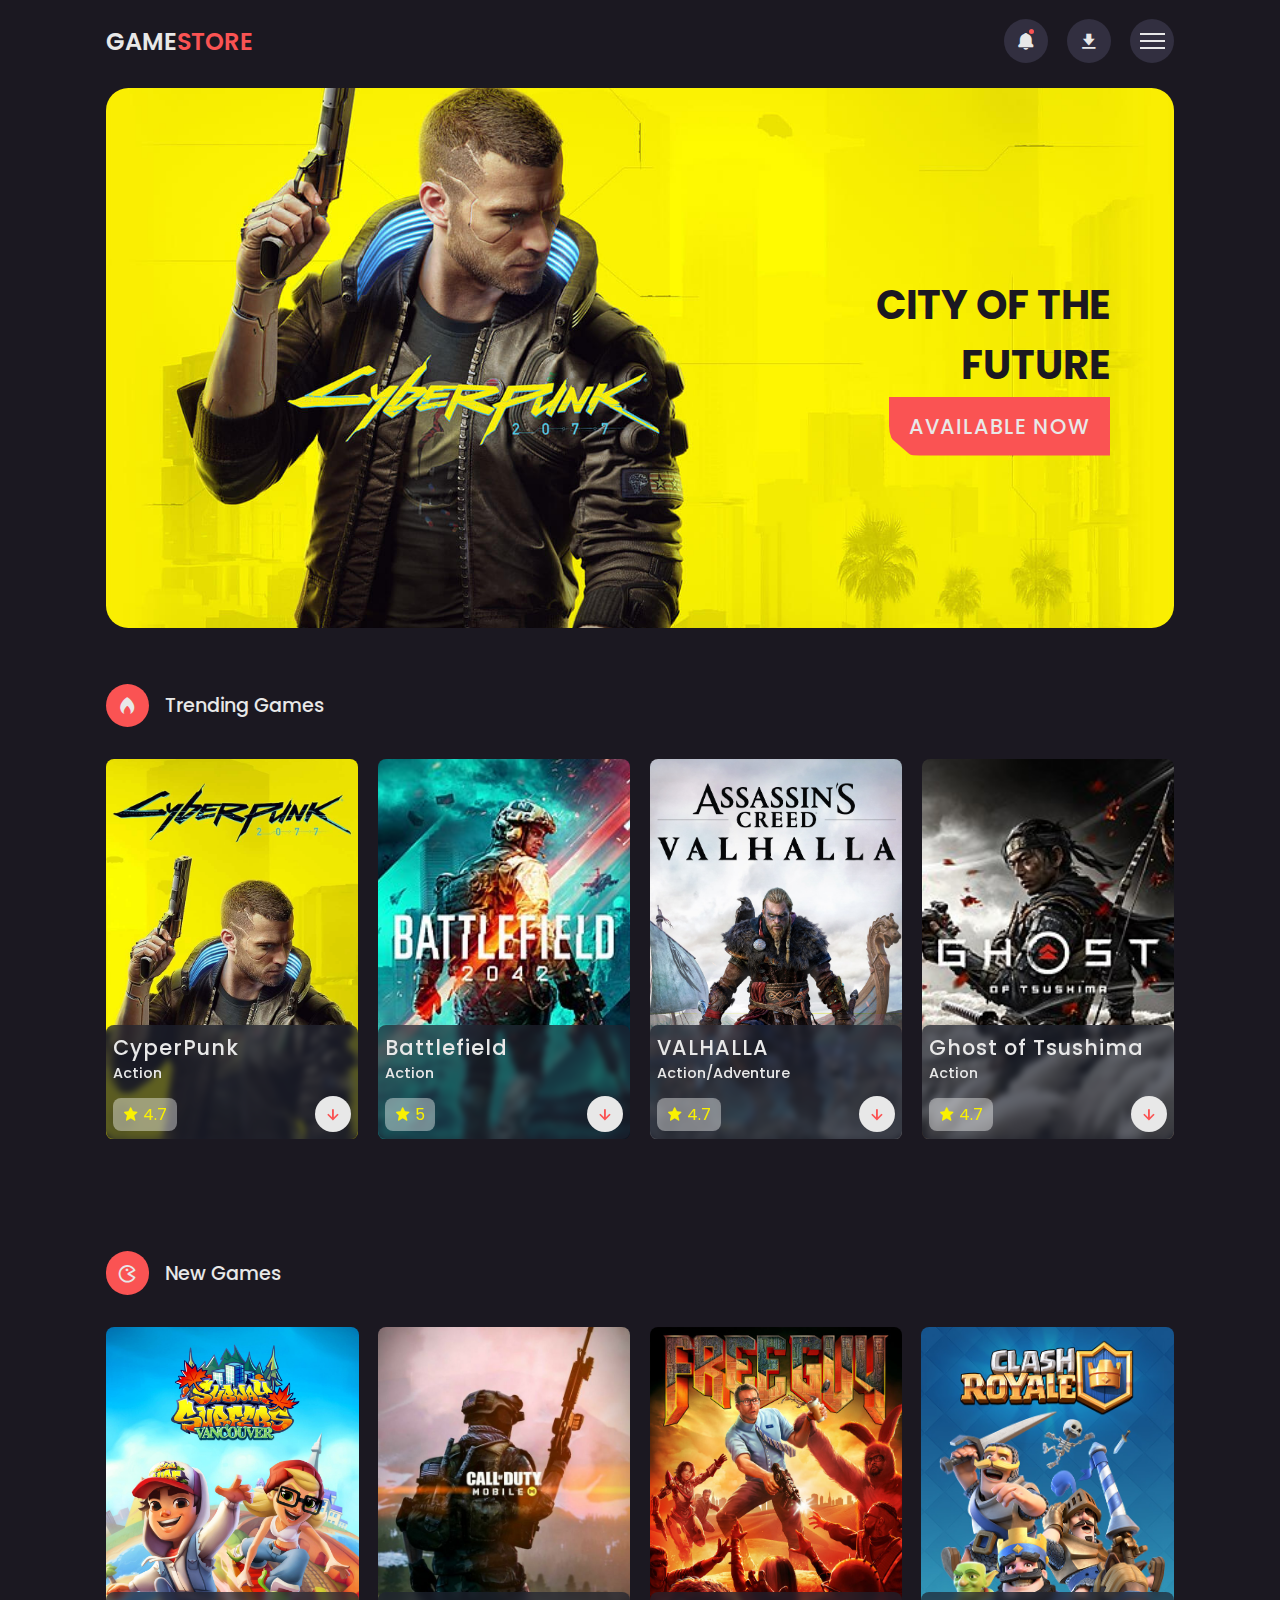
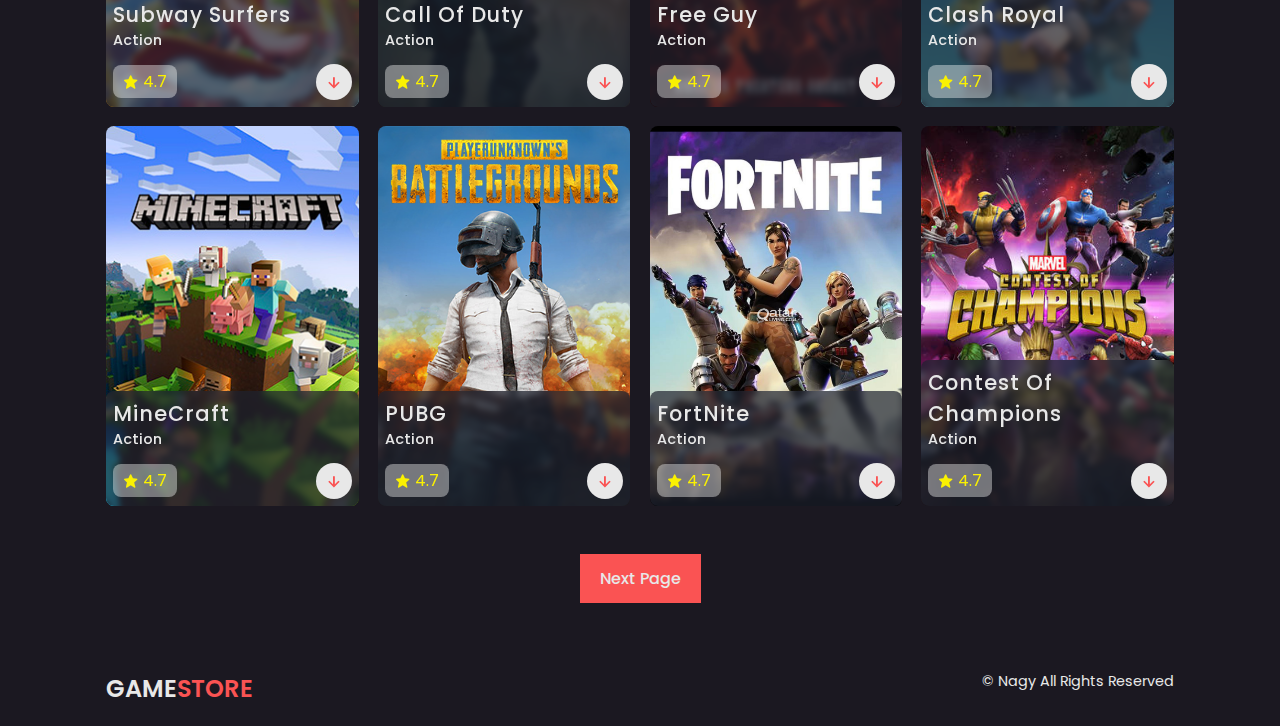
<file: index.html>
<!DOCTYPE html>
<html lang="en">

<head>
    <meta charset="UTF-8">
    <meta http-equiv="X-UA-Compatible" content="IE=edge">
    <meta name="viewport" content="width=device-width, initial-scale=1.0">
    <title>GameStore</title>

    <!-- link css -->
    <link rel="stylesheet" href="style.css">

    <!-- fav icon -->

    <link rel="shortcut icon" href="img/fav.png" type="image/x-icon">

    <!-- box icons -->
    <link href='https://unpkg.com/boxicons@2.1.2/css/boxicons.min.css' rel='stylesheet'>

    <!-- swiper -->
    <link rel="stylesheet" href="swiper/swiper-bundle.min.css">


</head>

<body>

    <!-- custom scroll bar -->
    <div class="progress">
        <div class="progress-bar" id="scroll-bar">

        </div>
    </div>

    <header class="header">

        <div class="nav container">
            <!-- logo -->
            <a href="#" class="logo">GAME<span>STORE</span></a>
            <!-- nav icons -->
            <div class="nav-icons">
                <i class='bx bxs-bell bx-tada' id="bell-icon"><span></span></i>
                <i class='bx bxs-download'></i>


                <div class="menu-icon">
                    <div class="line1"></div>
                    <div class="line2"></div>
                    <div class="line3"></div>
                </div>
            </div>

            <!-- menu -->
            <div class="menu">
                <img src="img/menu.png" alt="">
                <div class="navbar">
                    <li><a href="#">Home</a></li>
                    <li><a href="#">Trending</a></li>
                    <li><a href="#">New Games</a></li>
                    <li><a href="#">Action Games</a></li>
                    <li><a href="#">Contact Us</a></li>
                </div>
            </div>

            <!-- notification -->

            <div class="notification">
                <div class="notification-box">
                    <i class='bx bxs-check-circle'></i>
                    <p>Congratulation, Your Game Downloaded Successfully</p>
                </div>
                <div class="notification-box box-color">
                    <i class='bx bxs-x-circle'></i>
                    <p>Could not apply changes</p>
                </div>
            </div>
        </div>




    </header>

    <!-- home section start -->
    <section class="home container" id="home">
        <img src="img/home.png" alt="">
        <div class="home-text">
            <h1>CITY OF THE <br> FUTURE</h1>
            <a href="" class="btn">AVAILABLE NOW</a>
        </div>

    </section>


    <!-- home section end -->


    <!-- Trending section start -->

    <section class="trending container" id="trending">

        <div class="heading">
            <i class='bx bxs-flame'></i>
            <h2>Trending Games</h2>
        </div>

        <!-- content -->
        <div class="swiper trending-content">
            <div class="swiper-wrapper">
                <!-- slider 1 -->
                <div class="swiper-slide">
                    <div class="box">
                        <img src="img/trending1.webp" alt="">
                        <div class="box-text">
                            <h2>CyperPunk</h2>
                            <h3>Action</h3>
                            <div class="rating-download">
                                <div class="rating">
                                    <i class='bx bxs-star' ></i>
                                    <span>4.7</span>

                                </div>
                                <a href="#" class="box-btn">
                                    <i class='bx bx-down-arrow-alt'></i>
                                </a>
                            </div>

                        </div>
                    </div>
                </div>
                <!-- slider 2 -->
                <div class="swiper-slide">
                    <div class="box">
                        <img src="img/trending2.jpg" alt="">
                        <div class="box-text">
                            <h2>Battlefield</h2>
                            <h3>Action</h3>
                            <div class="rating-download">
                                <div class="rating">
                                    <i class='bx bxs-star' ></i>
                                    <span>5</span>

                                </div>
                                <a href="#" class="box-btn">
                                    <i class='bx bx-down-arrow-alt'></i>
                                </a>
                            </div>

                        </div>
                    </div>
                </div>
                <!-- slider 3 -->
                <div class="swiper-slide">
                    <div class="box">
                        <img src="img/trending3.jpg" alt="">
                        <div class="box-text">
                            <h2>VALHALLA</h2>
                            <h3>Action/Adventure</h3>
                            <div class="rating-download">
                                <div class="rating">
                                    <i class='bx bxs-star' ></i>
                                    <span>4.7</span>

                                </div>
                                <a href="#" class="box-btn">
                                    <i class='bx bx-down-arrow-alt'></i>
                                </a>
                            </div>

                        </div>
                    </div>
                </div>
                <!-- slider 4 -->
                <div class="swiper-slide">
                    <div class="box">
                        <img src="img/trending4.jpg" alt="">
                        <div class="box-text">
                            <h2>Ghost of Tsushima</h2>
                            <h3>Action</h3>
                            <div class="rating-download">
                                <div class="rating">
                                    <i class='bx bxs-star' ></i>
                                    <span>4.7</span>

                                </div>
                                <a href="#" class="box-btn">
                                    <i class='bx bx-down-arrow-alt'></i>
                                </a>
                            </div>

                        </div>
                    </div>
                </div>
                <!-- slider 5 -->
                <div class="swiper-slide">
                    <div class="box">
                        <img src="img/trending5.png" alt="">
                        <div class="box-text">
                            <h2>GTA V</h2>
                            <h3>Action</h3>
                            <div class="rating-download">
                                <div class="rating">
                                    <i class='bx bxs-star' ></i>
                                    <span>4.7</span>

                                </div>
                                <a href="#" class="box-btn">
                                    <i class='bx bx-down-arrow-alt'></i>
                                </a>
                            </div>

                        </div>
                    </div>
                </div>
                <!-- slider 6 -->
                <div class="swiper-slide">
                    <div class="box">
                        <img src="img/trending6.jpg" alt="">
                        <div class="box-text">
                            <h2>DYING LIGHT 2</h2>
                            <h3>SURVIVAL</h3>
                            <div class="rating-download">
                                <div class="rating">
                                    <i class='bx bxs-star' ></i>
                                    <span>4.7</span>

                                </div>
                                <a href="#" class="box-btn">
                                    <i class='bx bx-down-arrow-alt'></i>
                                </a>
                            </div>

                        </div>
                    </div>
                </div>
                
                <!-- slider 7 -->
                <div class="swiper-slide">
                    <div class="box">
                        <img src="img/trending7.png" alt="">
                        <div class="box-text">
                            <h2>Halo Infinite</h2>
                            <h3>Action</h3>
                            <div class="rating-download">
                                <div class="rating">
                                    <i class='bx bxs-star' ></i>
                                    <span>4.7</span>

                                </div>
                                <a href="#" class="box-btn">
                                    <i class='bx bx-down-arrow-alt'></i>
                                </a>
                            </div>

                        </div>
                    </div>
                </div>
                
                <!-- slider 8 -->
                <div class="swiper-slide">
                    <div class="box">
                        <img src="img/trending8.png" alt="">
                        <div class="box-text">
                            <h2>Resident Evil Village</h2>
                            <h3>SURVIVAL</h3>
                            <div class="rating-download">
                                <div class="rating">
                                    <i class='bx bxs-star' ></i>
                                    <span>4.7</span>

                                </div>
                                <a href="#" class="box-btn">
                                    <i class='bx bx-down-arrow-alt'></i>
                                </a>
                            </div>

                        </div>
                    </div>
                </div>
                
                
            </div>


        </div>
    </section>

    <!-- Trending section end -->
    <!-- new section start -->

    <section class="new container" id="new">
        <div class="heading">
            <i class='bx bx-game'></i>
            <h2>New Games</h2>
        </div>

        <!-- content -->
        <div class="new-content">
            <!-- box 1 -->
            <div class="box">
                <img src="img/new1.jpg" alt="">
                <div class="box-text">
                    <h2>Subway Surfers</h2>
                    <h3>Action</h3>
                    <div class="rating-download">
                        <div class="rating">
                            <i class='bx bxs-star' ></i>
                            <span>4.7</span>

                        </div>
                        <a href="download.html" class="box-btn">
                            <i class='bx bx-down-arrow-alt'></i>
                        </a>
                    </div>

                </div>
            </div>
            <!-- box 2 -->
            <div class="box">
                <img src="img/new2.jpg" alt="">
                <div class="box-text">
                    <h2>Call Of Duty</h2>
                    <h3>Action</h3>
                    <div class="rating-download">
                        <div class="rating">
                            <i class='bx bxs-star' ></i>
                            <span>4.7</span>

                        </div>
                        <a href="#" class="box-btn">
                            <i class='bx bx-down-arrow-alt'></i>
                        </a>
                    </div>

                </div>
            </div>
            <!-- box 3 -->
            <div class="box">
                <img src="img/new3.jpg" alt="">
                <div class="box-text">
                    <h2>Free Guy</h2>
                    <h3>Action</h3>
                    <div class="rating-download">
                        <div class="rating">
                            <i class='bx bxs-star' ></i>
                            <span>4.7</span>

                        </div>
                        <a href="#" class="box-btn">
                            <i class='bx bx-down-arrow-alt'></i>
                        </a>
                    </div>

                </div>
            </div>
            <!-- box 4 -->
            <div class="box">
                <img src="img/new4.jpg" alt="">
                <div class="box-text">
                    <h2>Clash Royal</h2>
                    <h3>Action</h3>
                    <div class="rating-download">
                        <div class="rating">
                            <i class='bx bxs-star' ></i>
                            <span>4.7</span>

                        </div>
                        <a href="#" class="box-btn">
                            <i class='bx bx-down-arrow-alt'></i>
                        </a>
                    </div>

                </div>
            </div>
            <!-- box 5 -->
            <div class="box">
                <img src="img/new5.png" alt="">
                <div class="box-text">
                    <h2>MineCraft</h2>
                    <h3>Action</h3>
                    <div class="rating-download">
                        <div class="rating">
                            <i class='bx bxs-star' ></i>
                            <span>4.7</span>

                        </div>
                        <a href="#" class="box-btn">
                            <i class='bx bx-down-arrow-alt'></i>
                        </a>
                    </div>

                </div>
            </div>
            <!-- box 6 -->
            <div class="box">
                <img src="img/new6.png" alt="">
                <div class="box-text">
                    <h2>PUBG</h2>
                    <h3>Action</h3>
                    <div class="rating-download">
                        <div class="rating">
                            <i class='bx bxs-star' ></i>
                            <span>4.7</span>

                        </div>
                        <a href="#" class="box-btn">
                            <i class='bx bx-down-arrow-alt'></i>
                        </a>
                    </div>

                </div>
            </div>
            <!-- box 7!-->
            <div class="box">
                <img src="img/new7.png" alt="">
                <div class="box-text">
                    <h2>FortNite</h2>
                    <h3>Action</h3>
                    <div class="rating-download">
                        <div class="rating">
                            <i class='bx bxs-star' ></i>
                            <span>4.7</span>

                        </div>
                        <a href="#" class="box-btn">
                            <i class='bx bx-down-arrow-alt'></i>
                        </a>
                    </div>

                </div>
            </div>
            <!-- box 8 -->
            <div class="box">
                <img src="img/new8.jpg" alt="">
                <div class="box-text">
                    <h2>Contest Of Champions</h2>
                    <h3>Action</h3>
                    <div class="rating-download">
                        <div class="rating">
                            <i class='bx bxs-star' ></i>
                            <span>4.7</span>

                        </div>
                        <a href="#" class="box-btn">
                            <i class='bx bx-down-arrow-alt'></i>
                        </a>
                    </div>

                </div>
            </div>

        </div>


        <div class="next-page">
            <a href="#">Next Page</a>
        </div>




    </section>


    <!-- Trending section end -->


    <!-- copyright -->
    <div class="copyright container">
        <a href="#" class="logo">GAME<span>STORE</span></a>
        <p>&#169; Nagy All Rights Reserved</p>
    </div>





    <!-- link swiper -->
    <script src="swiper/swiper-bundle.min.js"></script>


    <!-- link js -->
    <script src="main.js"></script>

</body>

</html>
</file>
<file: style.css>
/* fonts import */
@import url('https://fonts.googleapis.com/css2?family=Audiowide&family=Dosis:wght@500&family=Lato:wght@100&family=Merienda&family=Poppins:ital,wght@0,100;0,400;0,600;0,700;1,100&family=Raleway:wght@400;500;600&family=Rubik:wght@500&display=swap');




/* color variables */
:root {
    --main-color: #fa5353;

    /* second color choice */
    /* --main-color: #0d81ec; */

    --dark-color: #1b1821;
    --light-color: #322f40;
    --text-color: hsl(0, 0%, 91%);
}







* {
    margin: 0;
    padding: 0;
    box-sizing: border-box;
    font-family: 'Poppins', sans-serif;
    scroll-behavior: smooth;
    list-style: none;
    text-decoration: none;
    scroll-padding-top: 2rem;
}

::selection {
    color: var(--text-color);
    background: var(--main-color);
}

section {
    padding: 4rem 0 3rem;
}

img {
    width: 100%;
}

body {
    color: var(--text-color);
    background: var(--dark-color);

}

.header {

    position: fixed;
    top: 0;
    left: 0;
    width: 100%;
    background: var(--dark-color);
    z-index: 100;
}

.container {
    max-width: 1068px;
    margin: auto;
    width: 100%;
}

.nav {
    display: flex;
    justify-content: space-between;
    align-items: center;
    padding: 19px 0;
}

/* logo */
.logo {
    font-size: 1.5rem;
    font-weight: 600;
    color: var(--text-color);
    margin: 0 auto 0 0;

}

.logo span {
    color: var(--main-color);
}

/* nav-icons */

.nav-icons {
    display: flex;
    align-items: center;
    column-gap: 1.2rem;
}

.nav-icons .bx {
    font-size: 20px;
    height: 44px;
    width: 44px;
    display: grid;
    place-items: center;
    color: var(--text-color);
    background: var(--light-color);
    border-radius: 50%;
    cursor: pointer;


}

#bell-icon {
    position: relative;
}

#bell-icon span {
    content: '';
    width: 5px;
    height: 5px;
    border-radius: 50%;
    background: var(--main-color);
    position: absolute;
    top: 10px;
    right: 14px;
}


/* Menu Icon */

.menu-icon {
    display: flex;
    flex-direction: column;
    align-items: center;
    justify-content: center;
    row-gap: 5px;
    height: 44px;
    width: 44px;
    border-radius: 50%;
    background: var(--light-color);
    cursor: pointer;
    z-index: 200;
    transition: 0.3s;
}

.menu-icon div {
    display: block;
    background: var(--text-color);
    height: 2px;
    width: 25px;
    transition: 0.3s;
}

.move .line1 {
    transform: rotate(-45deg) translate(-5px, 5px);
}

.move .line2 {
    opacity: 0;
}

.move .line3 {
    transform: rotate(45deg) translate(-5px, -5px);
}



.menu {
    display: flex;
    justify-content: space-between;
    align-items: center;
    position: fixed;
    left: 0;
    top: 0;
    width: 100%;
    height: 100vh;

    background: rgba(0, 0, 14, 0.9);
    z-index: 106;
    transition: 0.5s;
    clip-path: circle(0% at 100% 0%);

}

.menu.active {
    clip-path: circle(144% at 100% 0%);
}

.menu img {
    width: 800px;


}

.menu .navbar {
    display: grid;
    row-gap: 1rem;
    text-align: right;
    padding-right: 3rem;
}

.menu .navbar a {
    color: var(--text-color);
    font-size: 1.6rem;
    font-weight: 500;
    transition: 0.2s;


}


.navbar a:hover {
    border-bottom: 3.5px solid var(--main-color);
}


/* notification */

.notification {
    position: absolute;
    top: 80%;
    right: 17rem;
    background: var(--light-color);
    width: 300px;
    height: 350px;
    border-radius: 0.5rem;
    padding: 10px;
    display: flex;
    flex-direction: column;
    row-gap: 1rem;
    clip-path: circle(0% at 100% 0%);
}

.notification.active {
    clip-path: circle(144% at 100% 0%);
    transition: 0.3s;

}

.notification-box {
    display: flex;
    align-items: baseline;
    column-gap: 1rem;
    border-radius: 0.5rem;
    background: var(--dark-color);
    padding: 13px;
}

.notification-box .bx {
    color: #faf102;
    border-radius: 50%;

}

.box-color {
    background: hsl(0, 0%, 100%, 0.4);
}

.box-color .bx {
    color: var(--main-color);
}


/* home  */

.home {
    position: relative;
    min-height: 540px;
    display: flex;
    justify-content: flex-end;
    align-items: center;
    margin-top: 5rem;
}

.home img {
    position: absolute;
    width: 100%;
    height: 100%;
    object-fit: cover;
    border-radius: 1.4rem;
    z-index: -1;
}

.home .home-text {
    padding-right: 4rem;
    text-align: right;
}

.home-text h1 {
    color: var(--dark-color);
    font-size: 2.5rem;
    text-transform: uppercase;
    margin-bottom: 1rem;
}

.btn {
    background: var(--main-color);
    padding: 15px 20px;
    border-radius: 0 0 0 30px;
    color: var(--text-color);
    font-size: 1.3rem;
    letter-spacing: 1px;
    font-weight: 500;
    clip-path: polygon(0 0, 100% 0%, 100% 100%, 10% 100%, 0% 68%);

}

.btn:hover {
    background: var(--light-color);
    transition: 0.3s all linear;
}


/* heading */

.heading {
    display: flex;
    justify-content: flex-start;
    align-items: center;
    column-gap: 1rem;
    margin-bottom: 2rem;

}

.heading .bx {
    padding: 0.7rem;
    font-size: 21px;
    color: var(--text-color);
    background: var(--main-color);
    border-radius: 50%;

}

.heading h2 {
    font-size: 1.2rem;
    font-weight: 500;
}


.trending-content .box {
    position: relative;
    width: 100%;
    height: 380px;
    border-radius: 0.5rem;


}

.box img:hover {
    transform: scale(90%);
    transition: 0.5s all linear;
}

.box img {
    width: 100%;
    height: 100%;
    object-fit: cover;
    border-radius: 0.5rem;
}

.box .box-text {
    position: absolute;
    right: 0;
    left: 0;
    bottom: 0;
    padding: 7px;
    background: rgba(30, 34, 47, 0.7);
    backdrop-filter: blur(3px);
    border-radius: 0.5rem;
}


.box .box-text h2 {
    font-size: 1.3rem;
    font-weight: 500;
    letter-spacing: 1px;
}

.box .box-text h3 {
    font-size: 0.9rem;
    font-weight: 500;
    margin-bottom: 0.8rem;
}

.rating-download {
    display: flex;
    justify-content: space-between;
    align-items: center;
}

.rating-download .rating {
    display: flex;
    align-items: center;
    column-gap: 4px;
    background: hsl(0, 0%, 100%, 0.4);
    padding: 4px 10px;
    border-radius: 0.5rem;

}

.rating .bx {
    color: #faf102;
    font-size: 1rem;

}

.rating span {
    color: #faf102;
    font-size: 1rem;

}

.box-btn .bx {
    color: var(--main-color);
    padding: 8px;
    background: var(--text-color);
    border-radius: 50%;
    font-weight: 400;
    font-size: 20px;

}

.box-btn .bx:hover {
    transform: rotate(360deg);
    background: var(--dark-color);

    transition: 0.7s;
}

.new-content {
    display: grid;
    grid-template-columns: repeat(auto-fit, minmax(240px, auto));
    gap: 1.2rem;
}


.new-content .box {
    position: relative;
    width: 100%;
    height: 380px;
    border-radius: 0.5rem;



}

.next-page {
    display: flex;
    justify-content: center;
    align-items: center;
    margin-top: 3rem;
    ;
}

.next-page a {
    background: var(--main-color);
    padding: 12px 20px;
    color: var(--text-color);
    font-weight: 500;
    transition: 0.3s all linear;
}

.next-page a:hover {
    background: var(--light-color);
}


.copyright {
    display: flex;
    justify-content: space-between;
    padding: 20px 0;
}

.copyright p {
    font-size: 0.9rem;
    color: var(--text-color);
}


/* download page css */

.video-container video {
    width: 100%;
    aspect-ratio: 16/12;
}

.video-container {
    margin-top: 2rem;
}


.about {
    margin-top: 2rem;
}

.about h2 {
    display: inline-flex;
    font-size: 1.4rem;
    font-weight: 500;
    border-bottom: 4px solid var(--main-color);

}

.about p {
    font-size: 0.938rem;
    margin-top: 1rem;
    text-align: justify;
}

.screenshots {
    margin-top: 2rem;
}

.screenshots h2 {
    display: inline-flex;
    font-size: 1.4rem;
    font-weight: 500;
    border-bottom: 4px solid var(--main-color);
    margin: 1.6rem 0;

}

.screenshots-img {
    display: grid;
    grid-template-columns: repeat(auto-fit, minmax(250px, auto));
    gap: 1rem;
    justify-content: center;
    align-items: center;
    max-width: 800px;
    margin: auto;
    width: 100%;

}

.screenshots-img img {
    width: 100%;
    height: 440px;
    object-fit: cover;
}

.download {
    max-width: 800px;
    margin: auto;
    width: 100%;
    display: grid;
    justify-content: center;
    margin-top: 2rem;

}

.download h2 {
    text-align: center;
    font-size: 1.4rem;
    font-weight: 500;
    margin: 1.6rem 0;
}


.download-links {
    display: grid;
    grid-template-columns: repeat(3, 1fr);
    gap: 10px;
    margin-bottom: 2rem;
}

.download-links a {
    color: var(--text-color);
    background: var(--main-color);
    padding: 12px 20px;
    text-align: center;
    font-weight: 500;
    letter-spacing: 1px;
}

.download-links a:hover {
    background: var(--light-color);
    transition: 0.3s all linear;
}

/* display block for default scroll bar */
html::-webkit-scrollbar {
    display: none;
}


/* custom scroll bar */
.progress {
    position: fixed;
    top: 0;
    left: 0;
    height: 4px;
    z-index: 300;
    width: 100%;
}

.progress-bar {
    height: 4px;
    background: var(--main-color);
    width: 0%;
}

/* responsive/ Breakpoints */
@media (max-width: 1080px) {

    .container {
        margin: 0 auto;
        width: 90%;
    }

    .nav {

        padding: 11px 0;
    }

    .notification {


        top: 105%;
        right: 2rem;

        width: 267px;
        height: 245px;
        border-radius: 0.5rem;
        padding: 10px;
        display: flex;
        flex-direction: column;
        row-gap: 1rem;
        clip-path: circle(0% at 100% 0%);
    }

    .menu img {
        width: 500px;
    }

    section {
        padding: 4rem 0 1rem;
    }

    .home {

        margin-top: 4rem !important;
        min-height: 440px;
    }

    .new-content {

        grid-template-columns: repeat(auto-fit, minmax(200px, auto));

    }

    .video-container {
        margin-top: 5rem !important;
    }

}


/* for medium screens */

@media (max-width: 774px) {
    .notification {

        right: 1rem;

        height: 214px;

    }

    .menu img {
        width: 400px;
    }

    .home {

        min-height: 300px;
    }

    .home-text h1 {

        font-size: 2rem;

    }

    .btn {

        padding: 11px 15px;
        font-size: 1.1rem;

    }

    .screenshots-img {
        grid-template-columns: repeat(auto-fit, minmax(250px, 300px));
    }
}

@media (max-width: 560px) {
    .menu img {

        display: none;
    }

    .menu {
        justify-content: flex-end;

    }

    .nav {
        padding: 7px 0;
    }

    .nav-icons .bx,
    .menu-icon {

        height: 40px;
        width: 40px;

    }

    .home {
        min-height: 245px;
    }

    .home .home-text {
        padding-right: 1rem;
        
    }

    .trending-content .box {
        height: 450px;

        
    }

    .trending-content .box img{
        background-position: center;
        background-size: cover;
        object-fit: fill;
    }

    p{
        font-size: 0.875rem;
    }
    .download-links {
        
        grid-template-columns: 1fr;
        
    }

}

/* for small screens */

@media (max-width: 360px){
    .logo{
        font-size: 1.2rem;
    }

    .menu .navbar a {
        
        font-size: 1.2rem;
    }

    .menu .navbar a:hover{
        font-size: 1.4rem;
    }

    .notification {
        right: 1rem;
        
        width: 270px;
        
    }
    .home {
        min-height: 216px;
    }
    .home-text h1 {
        font-size: 1.3rem;
    }

    .heading .bx {
        padding: 8px;
    }

    .heading h2{
        font-size: 1.1rem;
    }

    .trending-content .box {
        height: 420px !important;
        
    }
    .copyright {
        display: flex;
        justify-content: space-between;
        
        flex-direction: column;
        align-items: center;
        row-gap: 1rem;
    }
    .copyright .logo{
        margin: 0;
    }

    .about h2, .screenshots h2,.download h2{
        font-size: 1.2rem;
    }
}
</file>
